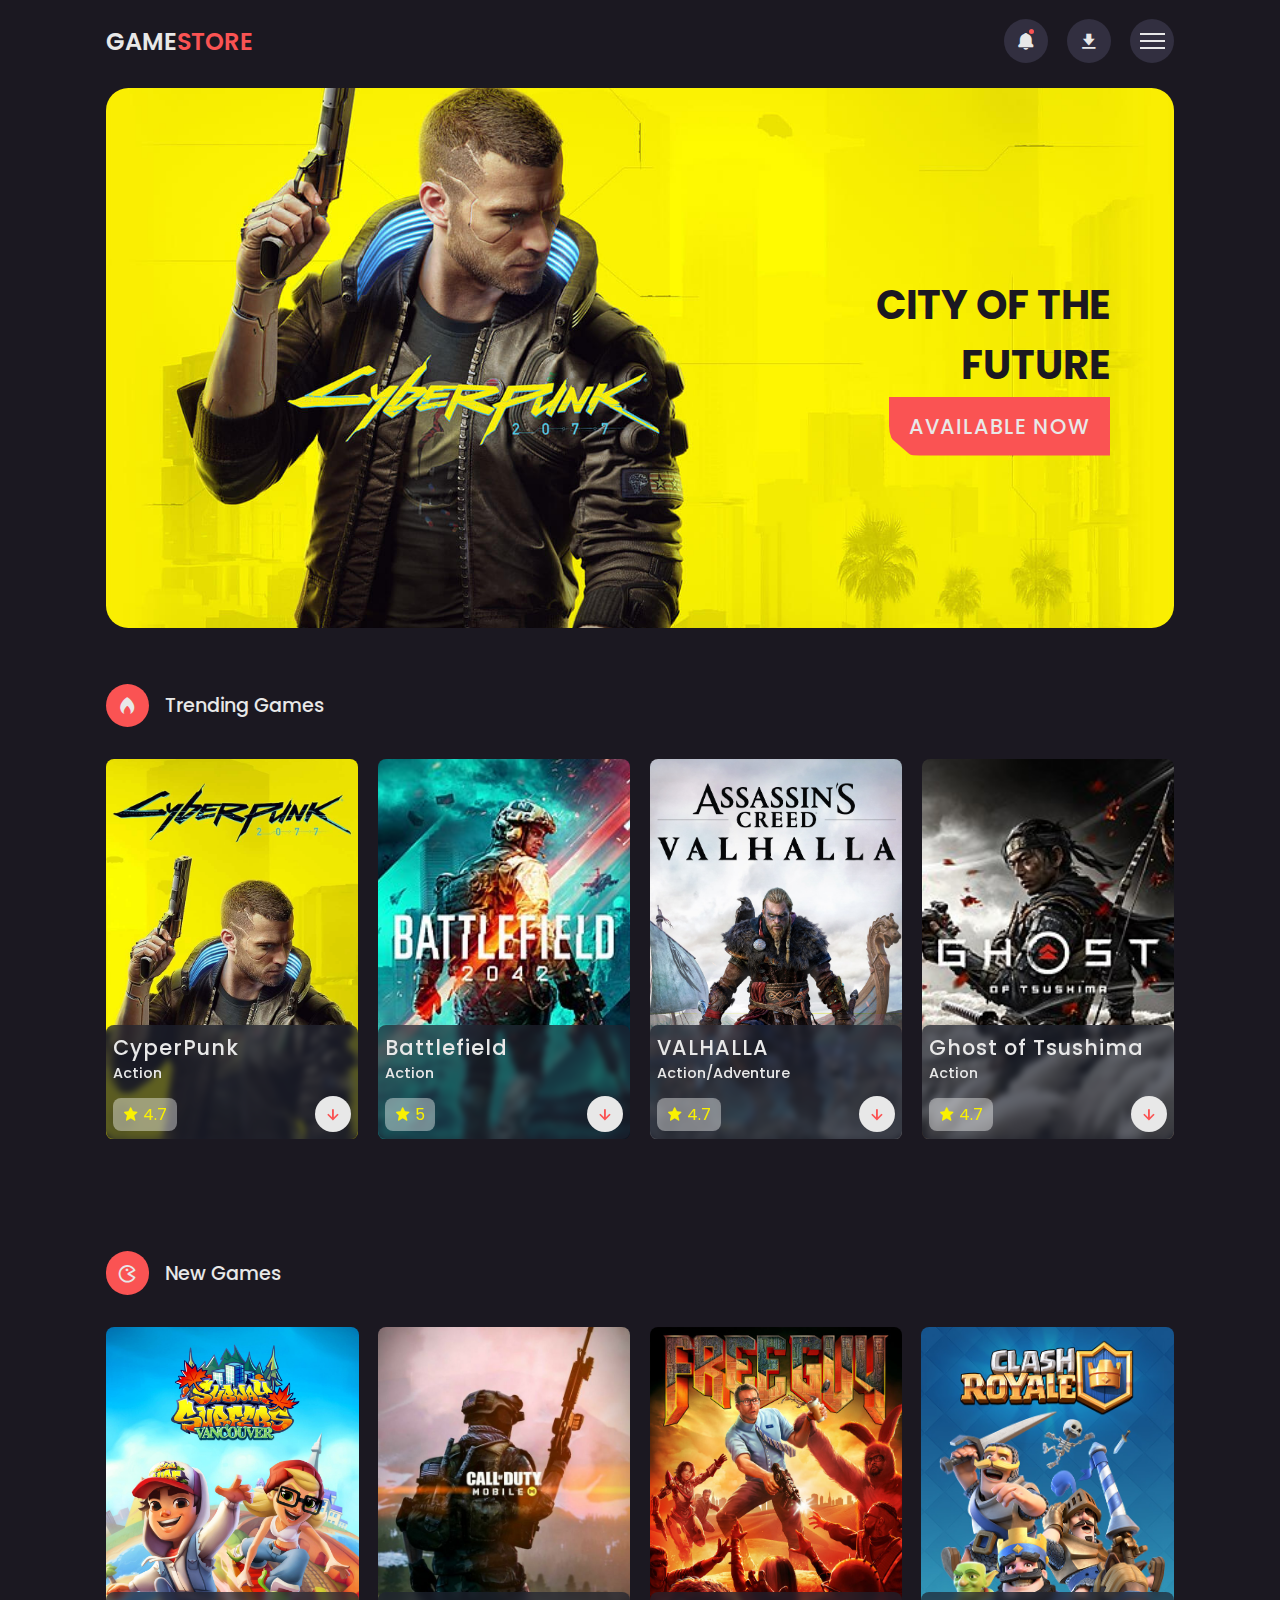
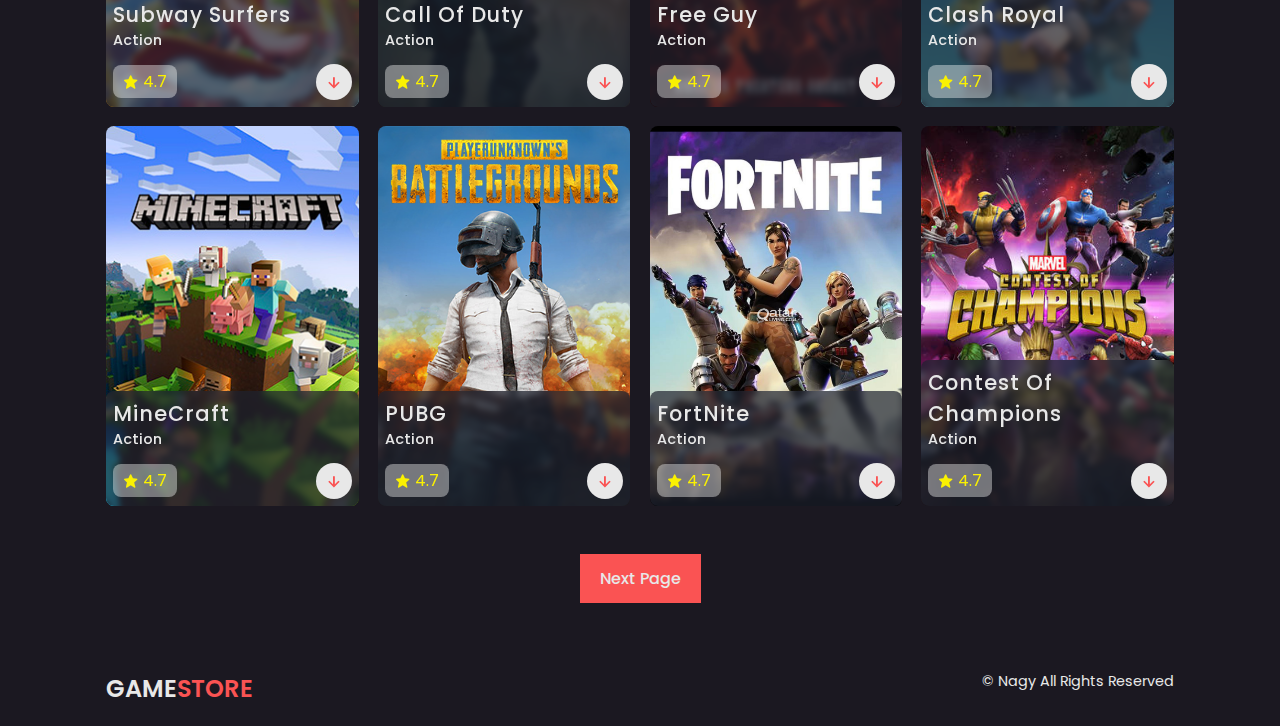
<file: index.html>
<!DOCTYPE html>
<html lang="en">

<head>
    <meta charset="UTF-8">
    <meta http-equiv="X-UA-Compatible" content="IE=edge">
    <meta name="viewport" content="width=device-width, initial-scale=1.0">
    <title>GameStore</title>

    <!-- link css -->
    <link rel="stylesheet" href="style.css">

    <!-- fav icon -->

    <link rel="shortcut icon" href="img/fav.png" type="image/x-icon">

    <!-- box icons -->
    <link href='https://unpkg.com/boxicons@2.1.2/css/boxicons.min.css' rel='stylesheet'>

    <!-- swiper -->
    <link rel="stylesheet" href="swiper/swiper-bundle.min.css">


</head>

<body>

    <!-- custom scroll bar -->
    <div class="progress">
        <div class="progress-bar" id="scroll-bar">

        </div>
    </div>

    <header class="header">

        <div class="nav container">
            <!-- logo -->
            <a href="#" class="logo">GAME<span>STORE</span></a>
            <!-- nav icons -->
            <div class="nav-icons">
                <i class='bx bxs-bell bx-tada' id="bell-icon"><span></span></i>
                <i class='bx bxs-download'></i>


                <div class="menu-icon">
                    <div class="line1"></div>
                    <div class="line2"></div>
                    <div class="line3"></div>
                </div>
            </div>

            <!-- menu -->
            <div class="menu">
                <img src="img/menu.png" alt="">
                <div class="navbar">
                    <li><a href="#">Home</a></li>
                    <li><a href="#">Trending</a></li>
                    <li><a href="#">New Games</a></li>
                    <li><a href="#">Action Games</a></li>
                    <li><a href="#">Contact Us</a></li>
                </div>
            </div>

            <!-- notification -->

            <div class="notification">
                <div class="notification-box">
                    <i class='bx bxs-check-circle'></i>
                    <p>Congratulation, Your Game Downloaded Successfully</p>
                </div>
                <div class="notification-box box-color">
                    <i class='bx bxs-x-circle'></i>
                    <p>Could not apply changes</p>
                </div>
            </div>
        </div>




    </header>

    <!-- home section start -->
    <section class="home container" id="home">
        <img src="img/home.png" alt="">
        <div class="home-text">
            <h1>CITY OF THE <br> FUTURE</h1>
            <a href="" class="btn">AVAILABLE NOW</a>
        </div>

    </section>


    <!-- home section end -->


    <!-- Trending section start -->

    <section class="trending container" id="trending">

        <div class="heading">
            <i class='bx bxs-flame'></i>
            <h2>Trending Games</h2>
        </div>

        <!-- content -->
        <div class="swiper trending-content">
            <div class="swiper-wrapper">
                <!-- slider 1 -->
                <div class="swiper-slide">
                    <div class="box">
                        <img src="img/trending1.webp" alt="">
                        <div class="box-text">
                            <h2>CyperPunk</h2>
                            <h3>Action</h3>
                            <div class="rating-download">
                                <div class="rating">
                                    <i class='bx bxs-star' ></i>
                                    <span>4.7</span>

                                </div>
                                <a href="#" class="box-btn">
                                    <i class='bx bx-down-arrow-alt'></i>
                                </a>
                            </div>

                        </div>
                    </div>
                </div>
                <!-- slider 2 -->
                <div class="swiper-slide">
                    <div class="box">
                        <img src="img/trending2.jpg" alt="">
                        <div class="box-text">
                            <h2>Battlefield</h2>
                            <h3>Action</h3>
                            <div class="rating-download">
                                <div class="rating">
                                    <i class='bx bxs-star' ></i>
                                    <span>5</span>

                                </div>
                                <a href="#" class="box-btn">
                                    <i class='bx bx-down-arrow-alt'></i>
                                </a>
                            </div>

                        </div>
                    </div>
                </div>
                <!-- slider 3 -->
                <div class="swiper-slide">
                    <div class="box">
                        <img src="img/trending3.jpg" alt="">
                        <div class="box-text">
                            <h2>VALHALLA</h2>
                            <h3>Action/Adventure</h3>
                            <div class="rating-download">
                                <div class="rating">
                                    <i class='bx bxs-star' ></i>
                                    <span>4.7</span>

                                </div>
                                <a href="#" class="box-btn">
                                    <i class='bx bx-down-arrow-alt'></i>
                                </a>
                            </div>

                        </div>
                    </div>
                </div>
                <!-- slider 4 -->
                <div class="swiper-slide">
                    <div class="box">
                        <img src="img/trending4.jpg" alt="">
                        <div class="box-text">
                            <h2>Ghost of Tsushima</h2>
                            <h3>Action</h3>
                            <div class="rating-download">
                                <div class="rating">
                                    <i class='bx bxs-star' ></i>
                                    <span>4.7</span>

                                </div>
                                <a href="#" class="box-btn">
                                    <i class='bx bx-down-arrow-alt'></i>
                                </a>
                            </div>

                        </div>
                    </div>
                </div>
                <!-- slider 5 -->
                <div class="swiper-slide">
                    <div class="box">
                        <img src="img/trending5.png" alt="">
                        <div class="box-text">
                            <h2>GTA V</h2>
                            <h3>Action</h3>
                            <div class="rating-download">
                                <div class="rating">
                                    <i class='bx bxs-star' ></i>
                                    <span>4.7</span>

                                </div>
                                <a href="#" class="box-btn">
                                    <i class='bx bx-down-arrow-alt'></i>
                                </a>
                            </div>

                        </div>
                    </div>
                </div>
                <!-- slider 6 -->
                <div class="swiper-slide">
                    <div class="box">
                        <img src="img/trending6.jpg" alt="">
                        <div class="box-text">
                            <h2>DYING LIGHT 2</h2>
                            <h3>SURVIVAL</h3>
                            <div class="rating-download">
                                <div class="rating">
                                    <i class='bx bxs-star' ></i>
                                    <span>4.7</span>

                                </div>
                                <a href="#" class="box-btn">
                                    <i class='bx bx-down-arrow-alt'></i>
                                </a>
                            </div>

                        </div>
                    </div>
                </div>
                
                <!-- slider 7 -->
                <div class="swiper-slide">
                    <div class="box">
                        <img src="img/trending7.png" alt="">
                        <div class="box-text">
                            <h2>Halo Infinite</h2>
                            <h3>Action</h3>
                            <div class="rating-download">
                                <div class="rating">
                                    <i class='bx bxs-star' ></i>
                                    <span>4.7</span>

                                </div>
                                <a href="#" class="box-btn">
                                    <i class='bx bx-down-arrow-alt'></i>
                                </a>
                            </div>

                        </div>
                    </div>
                </div>
                
                <!-- slider 8 -->
                <div class="swiper-slide">
                    <div class="box">
                        <img src="img/trending8.png" alt="">
                        <div class="box-text">
                            <h2>Resident Evil Village</h2>
                            <h3>SURVIVAL</h3>
                            <div class="rating-download">
                                <div class="rating">
                                    <i class='bx bxs-star' ></i>
                                    <span>4.7</span>

                                </div>
                                <a href="#" class="box-btn">
                                    <i class='bx bx-down-arrow-alt'></i>
                                </a>
                            </div>

                        </div>
                    </div>
                </div>
                
                
            </div>


        </div>
    </section>

    <!-- Trending section end -->
    <!-- new section start -->

    <section class="new container" id="new">
        <div class="heading">
            <i class='bx bx-game'></i>
            <h2>New Games</h2>
        </div>

        <!-- content -->
        <div class="new-content">
            <!-- box 1 -->
            <div class="box">
                <img src="img/new1.jpg" alt="">
                <div class="box-text">
                    <h2>Subway Surfers</h2>
                    <h3>Action</h3>
                    <div class="rating-download">
                        <div class="rating">
                            <i class='bx bxs-star' ></i>
                            <span>4.7</span>

                        </div>
                        <a href="download.html" class="box-btn">
                            <i class='bx bx-down-arrow-alt'></i>
                        </a>
                    </div>

                </div>
            </div>
            <!-- box 2 -->
            <div class="box">
                <img src="img/new2.jpg" alt="">
                <div class="box-text">
                    <h2>Call Of Duty</h2>
                    <h3>Action</h3>
                    <div class="rating-download">
                        <div class="rating">
                            <i class='bx bxs-star' ></i>
                            <span>4.7</span>

                        </div>
                        <a href="#" class="box-btn">
                            <i class='bx bx-down-arrow-alt'></i>
                        </a>
                    </div>

                </div>
            </div>
            <!-- box 3 -->
            <div class="box">
                <img src="img/new3.jpg" alt="">
                <div class="box-text">
                    <h2>Free Guy</h2>
                    <h3>Action</h3>
                    <div class="rating-download">
                        <div class="rating">
                            <i class='bx bxs-star' ></i>
                            <span>4.7</span>

                        </div>
                        <a href="#" class="box-btn">
                            <i class='bx bx-down-arrow-alt'></i>
                        </a>
                    </div>

                </div>
            </div>
            <!-- box 4 -->
            <div class="box">
                <img src="img/new4.jpg" alt="">
                <div class="box-text">
                    <h2>Clash Royal</h2>
                    <h3>Action</h3>
                    <div class="rating-download">
                        <div class="rating">
                            <i class='bx bxs-star' ></i>
                            <span>4.7</span>

                        </div>
                        <a href="#" class="box-btn">
                            <i class='bx bx-down-arrow-alt'></i>
                        </a>
                    </div>

                </div>
            </div>
            <!-- box 5 -->
            <div class="box">
                <img src="img/new5.png" alt="">
                <div class="box-text">
                    <h2>MineCraft</h2>
                    <h3>Action</h3>
                    <div class="rating-download">
                        <div class="rating">
                            <i class='bx bxs-star' ></i>
                            <span>4.7</span>

                        </div>
                        <a href="#" class="box-btn">
                            <i class='bx bx-down-arrow-alt'></i>
                        </a>
                    </div>

                </div>
            </div>
            <!-- box 6 -->
            <div class="box">
                <img src="img/new6.png" alt="">
                <div class="box-text">
                    <h2>PUBG</h2>
                    <h3>Action</h3>
                    <div class="rating-download">
                        <div class="rating">
                            <i class='bx bxs-star' ></i>
                            <span>4.7</span>

                        </div>
                        <a href="#" class="box-btn">
                            <i class='bx bx-down-arrow-alt'></i>
                        </a>
                    </div>

                </div>
            </div>
            <!-- box 7!-->
            <div class="box">
                <img src="img/new7.png" alt="">
                <div class="box-text">
                    <h2>FortNite</h2>
                    <h3>Action</h3>
                    <div class="rating-download">
                        <div class="rating">
                            <i class='bx bxs-star' ></i>
                            <span>4.7</span>

                        </div>
                        <a href="#" class="box-btn">
                            <i class='bx bx-down-arrow-alt'></i>
                        </a>
                    </div>

                </div>
            </div>
            <!-- box 8 -->
            <div class="box">
                <img src="img/new8.jpg" alt="">
                <div class="box-text">
                    <h2>Contest Of Champions</h2>
                    <h3>Action</h3>
                    <div class="rating-download">
                        <div class="rating">
                            <i class='bx bxs-star' ></i>
                            <span>4.7</span>

                        </div>
                        <a href="#" class="box-btn">
                            <i class='bx bx-down-arrow-alt'></i>
                        </a>
                    </div>

                </div>
            </div>

        </div>


        <div class="next-page">
            <a href="#">Next Page</a>
        </div>




    </section>


    <!-- Trending section end -->


    <!-- copyright -->
    <div class="copyright container">
        <a href="#" class="logo">GAME<span>STORE</span></a>
        <p>&#169; Nagy All Rights Reserved</p>
    </div>





    <!-- link swiper -->
    <script src="swiper/swiper-bundle.min.js"></script>


    <!-- link js -->
    <script src="main.js"></script>

</body>

</html>
</file>
<file: style.css>
/* fonts import */
@import url('https://fonts.googleapis.com/css2?family=Audiowide&family=Dosis:wght@500&family=Lato:wght@100&family=Merienda&family=Poppins:ital,wght@0,100;0,400;0,600;0,700;1,100&family=Raleway:wght@400;500;600&family=Rubik:wght@500&display=swap');




/* color variables */
:root {
    --main-color: #fa5353;

    /* second color choice */
    /* --main-color: #0d81ec; */

    --dark-color: #1b1821;
    --light-color: #322f40;
    --text-color: hsl(0, 0%, 91%);
}







* {
    margin: 0;
    padding: 0;
    box-sizing: border-box;
    font-family: 'Poppins', sans-serif;
    scroll-behavior: smooth;
    list-style: none;
    text-decoration: none;
    scroll-padding-top: 2rem;
}

::selection {
    color: var(--text-color);
    background: var(--main-color);
}

section {
    padding: 4rem 0 3rem;
}

img {
    width: 100%;
}

body {
    color: var(--text-color);
    background: var(--dark-color);

}

.header {

    position: fixed;
    top: 0;
    left: 0;
    width: 100%;
    background: var(--dark-color);
    z-index: 100;
}

.container {
    max-width: 1068px;
    margin: auto;
    width: 100%;
}

.nav {
    display: flex;
    justify-content: space-between;
    align-items: center;
    padding: 19px 0;
}

/* logo */
.logo {
    font-size: 1.5rem;
    font-weight: 600;
    color: var(--text-color);
    margin: 0 auto 0 0;

}

.logo span {
    color: var(--main-color);
}

/* nav-icons */

.nav-icons {
    display: flex;
    align-items: center;
    column-gap: 1.2rem;
}

.nav-icons .bx {
    font-size: 20px;
    height: 44px;
    width: 44px;
    display: grid;
    place-items: center;
    color: var(--text-color);
    background: var(--light-color);
    border-radius: 50%;
    cursor: pointer;


}

#bell-icon {
    position: relative;
}

#bell-icon span {
    content: '';
    width: 5px;
    height: 5px;
    border-radius: 50%;
    background: var(--main-color);
    position: absolute;
    top: 10px;
    right: 14px;
}


/* Menu Icon */

.menu-icon {
    display: flex;
    flex-direction: column;
    align-items: center;
    justify-content: center;
    row-gap: 5px;
    height: 44px;
    width: 44px;
    border-radius: 50%;
    background: var(--light-color);
    cursor: pointer;
    z-index: 200;
    transition: 0.3s;
}

.menu-icon div {
    display: block;
    background: var(--text-color);
    height: 2px;
    width: 25px;
    transition: 0.3s;
}

.move .line1 {
    transform: rotate(-45deg) translate(-5px, 5px);
}

.move .line2 {
    opacity: 0;
}

.move .line3 {
    transform: rotate(45deg) translate(-5px, -5px);
}



.menu {
    display: flex;
    justify-content: space-between;
    align-items: center;
    position: fixed;
    left: 0;
    top: 0;
    width: 100%;
    height: 100vh;

    background: rgba(0, 0, 14, 0.9);
    z-index: 106;
    transition: 0.5s;
    clip-path: circle(0% at 100% 0%);

}

.menu.active {
    clip-path: circle(144% at 100% 0%);
}

.menu img {
    width: 800px;


}

.menu .navbar {
    display: grid;
    row-gap: 1rem;
    text-align: right;
    padding-right: 3rem;
}

.menu .navbar a {
    color: var(--text-color);
    font-size: 1.6rem;
    font-weight: 500;
    transition: 0.2s;


}


.navbar a:hover {
    border-bottom: 3.5px solid var(--main-color);
}


/* notification */

.notification {
    position: absolute;
    top: 80%;
    right: 17rem;
    background: var(--light-color);
    width: 300px;
    height: 350px;
    border-radius: 0.5rem;
    padding: 10px;
    display: flex;
    flex-direction: column;
    row-gap: 1rem;
    clip-path: circle(0% at 100% 0%);
}

.notification.active {
    clip-path: circle(144% at 100% 0%);
    transition: 0.3s;

}

.notification-box {
    display: flex;
    align-items: baseline;
    column-gap: 1rem;
    border-radius: 0.5rem;
    background: var(--dark-color);
    padding: 13px;
}

.notification-box .bx {
    color: #faf102;
    border-radius: 50%;

}

.box-color {
    background: hsl(0, 0%, 100%, 0.4);
}

.box-color .bx {
    color: var(--main-color);
}


/* home  */

.home {
    position: relative;
    min-height: 540px;
    display: flex;
    justify-content: flex-end;
    align-items: center;
    margin-top: 5rem;
}

.home img {
    position: absolute;
    width: 100%;
    height: 100%;
    object-fit: cover;
    border-radius: 1.4rem;
    z-index: -1;
}

.home .home-text {
    padding-right: 4rem;
    text-align: right;
}

.home-text h1 {
    color: var(--dark-color);
    font-size: 2.5rem;
    text-transform: uppercase;
    margin-bottom: 1rem;
}

.btn {
    background: var(--main-color);
    padding: 15px 20px;
    border-radius: 0 0 0 30px;
    color: var(--text-color);
    font-size: 1.3rem;
    letter-spacing: 1px;
    font-weight: 500;
    clip-path: polygon(0 0, 100% 0%, 100% 100%, 10% 100%, 0% 68%);

}

.btn:hover {
    background: var(--light-color);
    transition: 0.3s all linear;
}


/* heading */

.heading {
    display: flex;
    justify-content: flex-start;
    align-items: center;
    column-gap: 1rem;
    margin-bottom: 2rem;

}

.heading .bx {
    padding: 0.7rem;
    font-size: 21px;
    color: var(--text-color);
    background: var(--main-color);
    border-radius: 50%;

}

.heading h2 {
    font-size: 1.2rem;
    font-weight: 500;
}


.trending-content .box {
    position: relative;
    width: 100%;
    height: 380px;
    border-radius: 0.5rem;


}

.box img:hover {
    transform: scale(90%);
    transition: 0.5s all linear;
}

.box img {
    width: 100%;
    height: 100%;
    object-fit: cover;
    border-radius: 0.5rem;
}

.box .box-text {
    position: absolute;
    right: 0;
    left: 0;
    bottom: 0;
    padding: 7px;
    background: rgba(30, 34, 47, 0.7);
    backdrop-filter: blur(3px);
    border-radius: 0.5rem;
}


.box .box-text h2 {
    font-size: 1.3rem;
    font-weight: 500;
    letter-spacing: 1px;
}

.box .box-text h3 {
    font-size: 0.9rem;
    font-weight: 500;
    margin-bottom: 0.8rem;
}

.rating-download {
    display: flex;
    justify-content: space-between;
    align-items: center;
}

.rating-download .rating {
    display: flex;
    align-items: center;
    column-gap: 4px;
    background: hsl(0, 0%, 100%, 0.4);
    padding: 4px 10px;
    border-radius: 0.5rem;

}

.rating .bx {
    color: #faf102;
    font-size: 1rem;

}

.rating span {
    color: #faf102;
    font-size: 1rem;

}

.box-btn .bx {
    color: var(--main-color);
    padding: 8px;
    background: var(--text-color);
    border-radius: 50%;
    font-weight: 400;
    font-size: 20px;

}

.box-btn .bx:hover {
    transform: rotate(360deg);
    background: var(--dark-color);

    transition: 0.7s;
}

.new-content {
    display: grid;
    grid-template-columns: repeat(auto-fit, minmax(240px, auto));
    gap: 1.2rem;
}


.new-content .box {
    position: relative;
    width: 100%;
    height: 380px;
    border-radius: 0.5rem;



}

.next-page {
    display: flex;
    justify-content: center;
    align-items: center;
    margin-top: 3rem;
    ;
}

.next-page a {
    background: var(--main-color);
    padding: 12px 20px;
    color: var(--text-color);
    font-weight: 500;
    transition: 0.3s all linear;
}

.next-page a:hover {
    background: var(--light-color);
}


.copyright {
    display: flex;
    justify-content: space-between;
    padding: 20px 0;
}

.copyright p {
    font-size: 0.9rem;
    color: var(--text-color);
}


/* download page css */

.video-container video {
    width: 100%;
    aspect-ratio: 16/12;
}

.video-container {
    margin-top: 2rem;
}


.about {
    margin-top: 2rem;
}

.about h2 {
    display: inline-flex;
    font-size: 1.4rem;
    font-weight: 500;
    border-bottom: 4px solid var(--main-color);

}

.about p {
    font-size: 0.938rem;
    margin-top: 1rem;
    text-align: justify;
}

.screenshots {
    margin-top: 2rem;
}

.screenshots h2 {
    display: inline-flex;
    font-size: 1.4rem;
    font-weight: 500;
    border-bottom: 4px solid var(--main-color);
    margin: 1.6rem 0;

}

.screenshots-img {
    display: grid;
    grid-template-columns: repeat(auto-fit, minmax(250px, auto));
    gap: 1rem;
    justify-content: center;
    align-items: center;
    max-width: 800px;
    margin: auto;
    width: 100%;

}

.screenshots-img img {
    width: 100%;
    height: 440px;
    object-fit: cover;
}

.download {
    max-width: 800px;
    margin: auto;
    width: 100%;
    display: grid;
    justify-content: center;
    margin-top: 2rem;

}

.download h2 {
    text-align: center;
    font-size: 1.4rem;
    font-weight: 500;
    margin: 1.6rem 0;
}


.download-links {
    display: grid;
    grid-template-columns: repeat(3, 1fr);
    gap: 10px;
    margin-bottom: 2rem;
}

.download-links a {
    color: var(--text-color);
    background: var(--main-color);
    padding: 12px 20px;
    text-align: center;
    font-weight: 500;
    letter-spacing: 1px;
}

.download-links a:hover {
    background: var(--light-color);
    transition: 0.3s all linear;
}

/* display block for default scroll bar */
html::-webkit-scrollbar {
    display: none;
}


/* custom scroll bar */
.progress {
    position: fixed;
    top: 0;
    left: 0;
    height: 4px;
    z-index: 300;
    width: 100%;
}

.progress-bar {
    height: 4px;
    background: var(--main-color);
    width: 0%;
}

/* responsive/ Breakpoints */
@media (max-width: 1080px) {

    .container {
        margin: 0 auto;
        width: 90%;
    }

    .nav {

        padding: 11px 0;
    }

    .notification {


        top: 105%;
        right: 2rem;

        width: 267px;
        height: 245px;
        border-radius: 0.5rem;
        padding: 10px;
        display: flex;
        flex-direction: column;
        row-gap: 1rem;
        clip-path: circle(0% at 100% 0%);
    }

    .menu img {
        width: 500px;
    }

    section {
        padding: 4rem 0 1rem;
    }

    .home {

        margin-top: 4rem !important;
        min-height: 440px;
    }

    .new-content {

        grid-template-columns: repeat(auto-fit, minmax(200px, auto));

    }

    .video-container {
        margin-top: 5rem !important;
    }

}


/* for medium screens */

@media (max-width: 774px) {
    .notification {

        right: 1rem;

        height: 214px;

    }

    .menu img {
        width: 400px;
    }

    .home {

        min-height: 300px;
    }

    .home-text h1 {

        font-size: 2rem;

    }

    .btn {

        padding: 11px 15px;
        font-size: 1.1rem;

    }

    .screenshots-img {
        grid-template-columns: repeat(auto-fit, minmax(250px, 300px));
    }
}

@media (max-width: 560px) {
    .menu img {

        display: none;
    }

    .menu {
        justify-content: flex-end;

    }

    .nav {
        padding: 7px 0;
    }

    .nav-icons .bx,
    .menu-icon {

        height: 40px;
        width: 40px;

    }

    .home {
        min-height: 245px;
    }

    .home .home-text {
        padding-right: 1rem;
        
    }

    .trending-content .box {
        height: 450px;

        
    }

    .trending-content .box img{
        background-position: center;
        background-size: cover;
        object-fit: fill;
    }

    p{
        font-size: 0.875rem;
    }
    .download-links {
        
        grid-template-columns: 1fr;
        
    }

}

/* for small screens */

@media (max-width: 360px){
    .logo{
        font-size: 1.2rem;
    }

    .menu .navbar a {
        
        font-size: 1.2rem;
    }

    .menu .navbar a:hover{
        font-size: 1.4rem;
    }

    .notification {
        right: 1rem;
        
        width: 270px;
        
    }
    .home {
        min-height: 216px;
    }
    .home-text h1 {
        font-size: 1.3rem;
    }

    .heading .bx {
        padding: 8px;
    }

    .heading h2{
        font-size: 1.1rem;
    }

    .trending-content .box {
        height: 420px !important;
        
    }
    .copyright {
        display: flex;
        justify-content: space-between;
        
        flex-direction: column;
        align-items: center;
        row-gap: 1rem;
    }
    .copyright .logo{
        margin: 0;
    }

    .about h2, .screenshots h2,.download h2{
        font-size: 1.2rem;
    }
}
</file>
